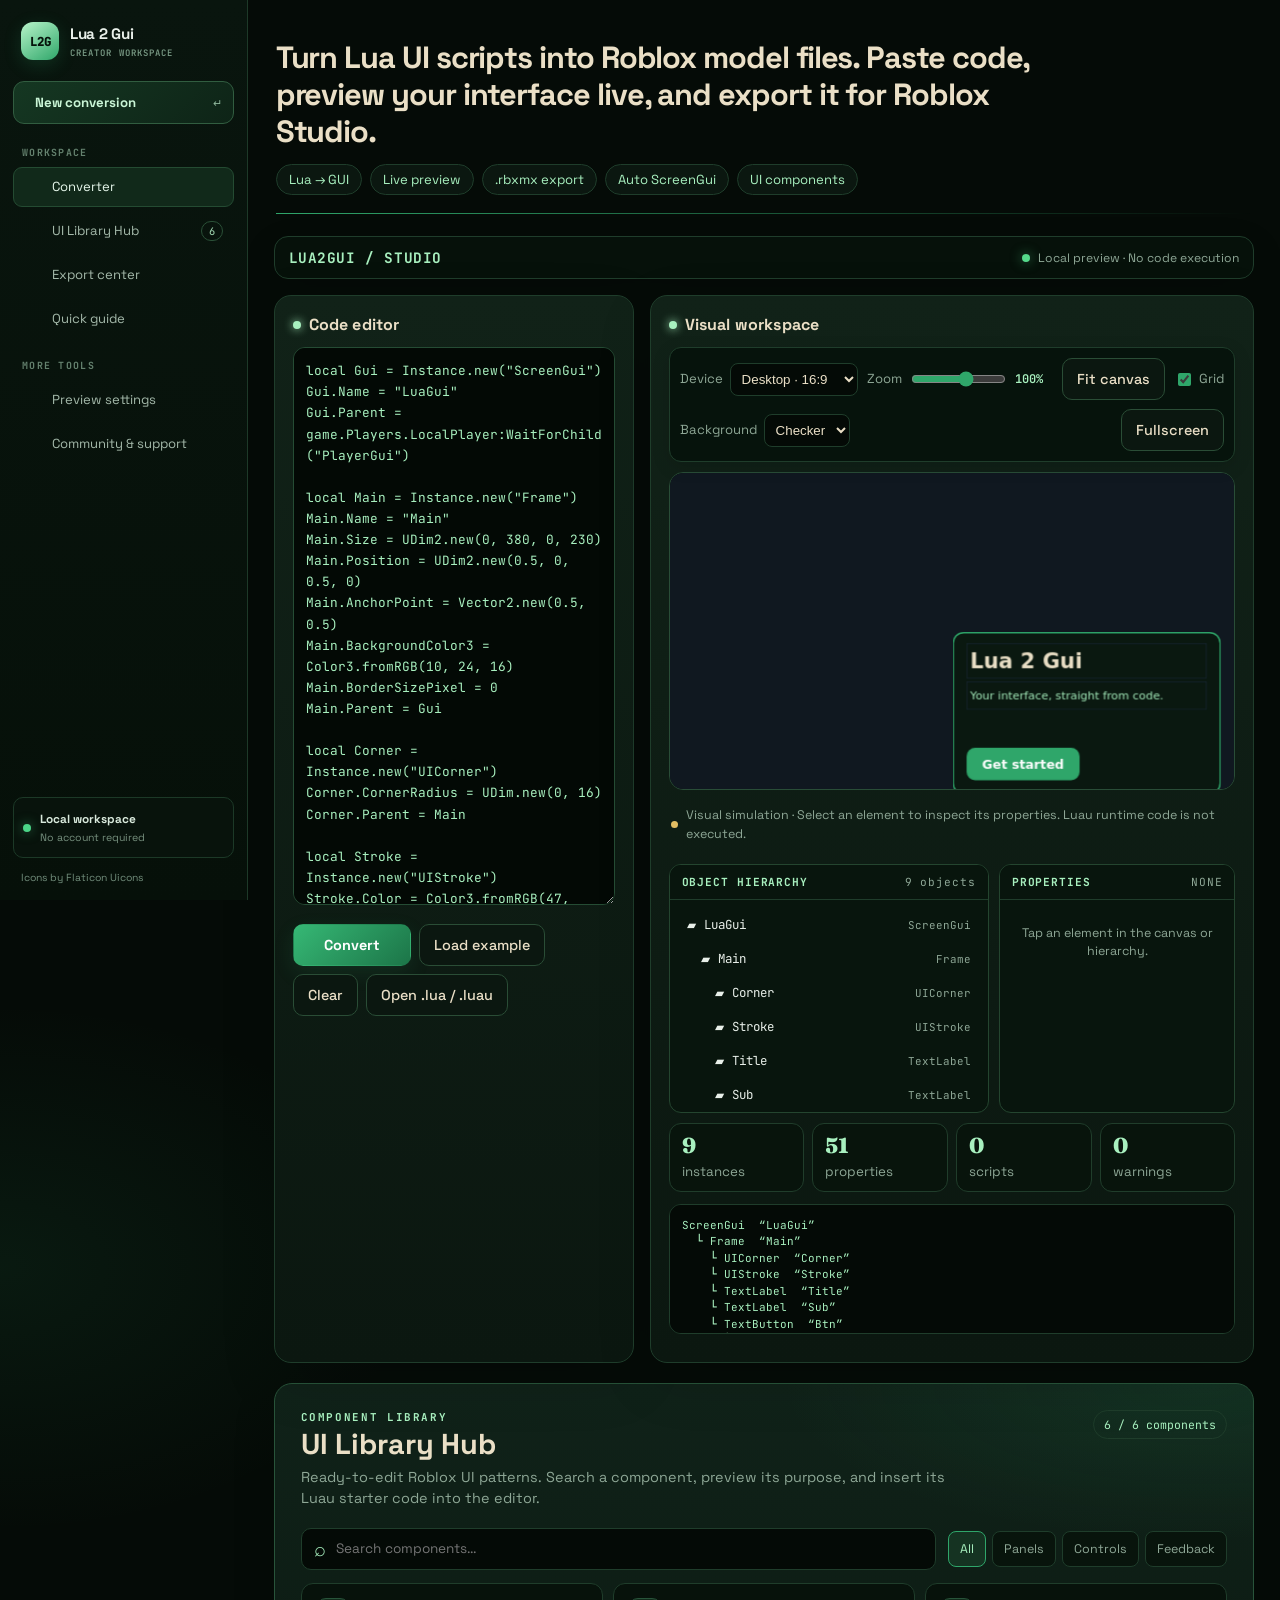
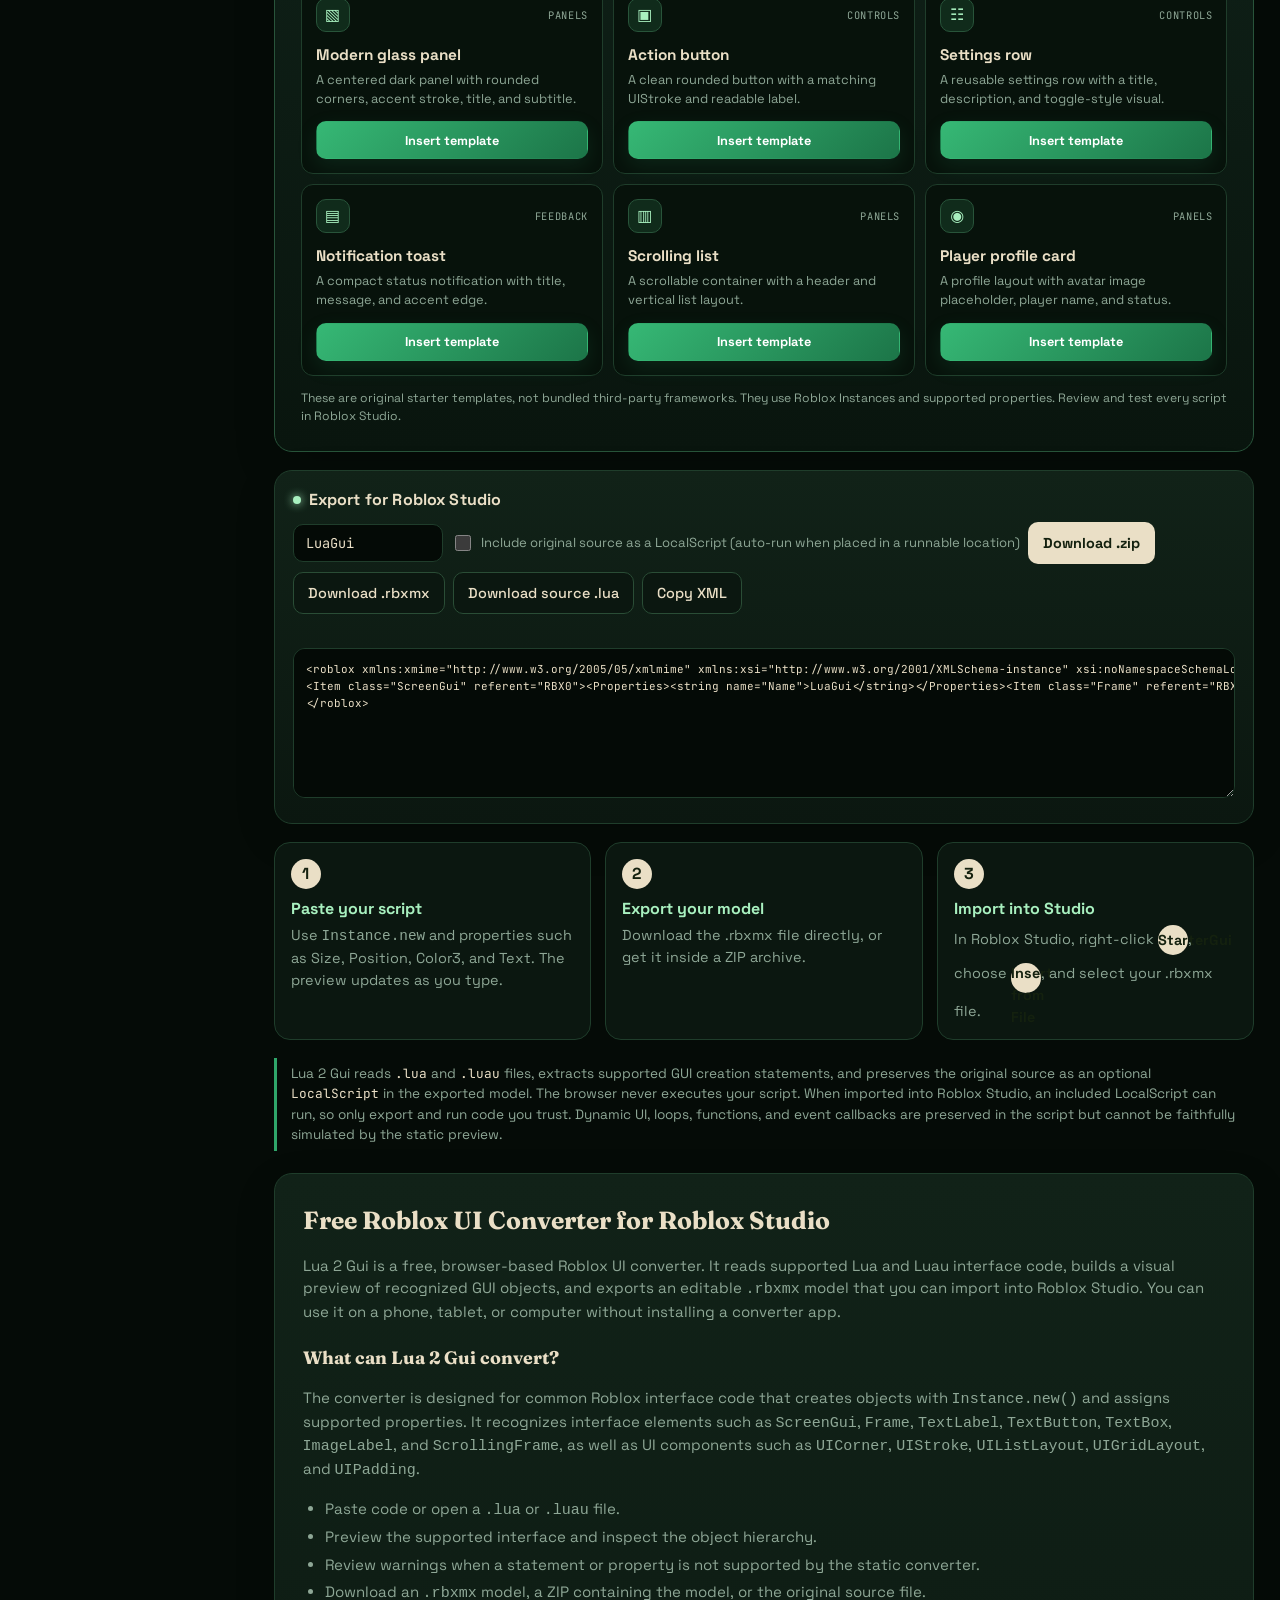
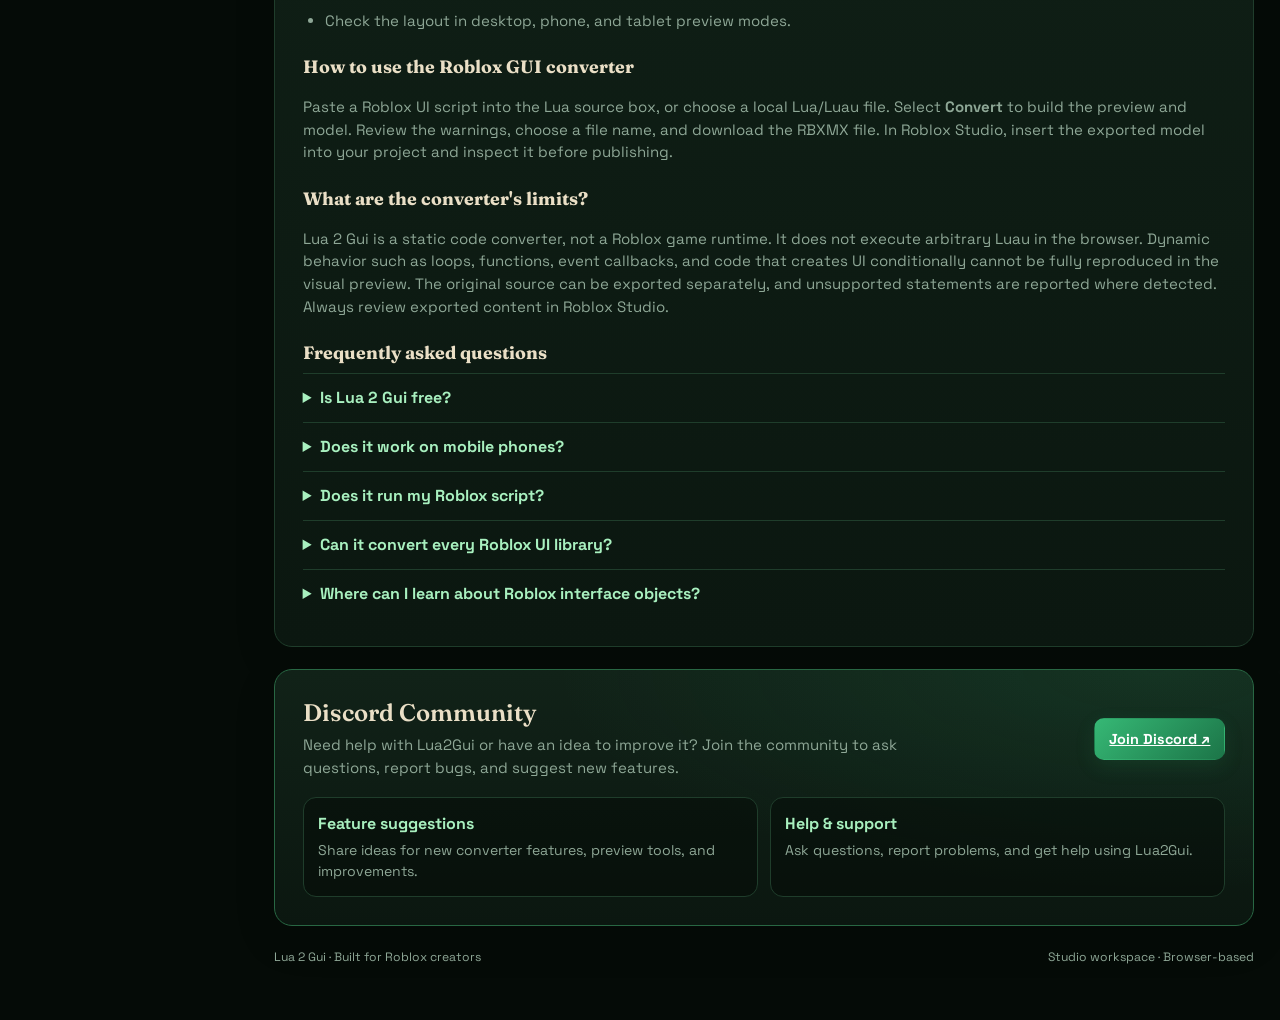
<file: index.html>
<!doctype html>
<html lang="en">
<head>
<meta charset="utf-8">
<meta name="viewport" content="width=device-width, initial-scale=1, viewport-fit=cover">
<title>Free Roblox UI Converter | Lua 2 Gui</title>
<meta name="description" content="Convert supported Roblox Luau UI scripts into editable RBXMX models. Preview ScreenGui interfaces, check conversion warnings, and export for Roblox Studio.">
<meta name="theme-color" content="#050b07">
<meta name="robots" content="index,follow,max-image-preview:large">
<link rel="canonical" href="https://lua2gui.pages.dev/">
<link rel="icon" type="image/svg+xml" href="/favicon.svg?v=3" sizes="any">
<link rel="apple-touch-icon" href="/favicon.svg?v=3">
<meta name="msapplication-TileColor" content="#000000">
<meta property="og:type" content="website">
<meta property="og:site_name" content="Lua 2 Gui">
<meta property="og:title" content="Lua 2 Gui | Luau to Roblox UI Converter">
<meta property="og:description" content="Preview Roblox UI code live and export .rbxmx models.">
<meta property="og:url" content="https://lua2gui.pages.dev/">
<meta property="og:image" content="https://lua2gui.pages.dev/og-image.svg">
<meta name="twitter:card" content="summary_large_image">
<meta name="twitter:title" content="Lua 2 Gui | Luau to Roblox UI Converter">
<meta name="twitter:description" content="Convert supported Luau UI code into Roblox model files with a live preview.">
<meta name="twitter:image" content="https://lua2gui.pages.dev/og-image.svg">
<meta name="application-name" content="Lua 2 Gui">
<meta name="referrer" content="strict-origin-when-cross-origin">
<script type="application/ld+json">
{
  "@context": "https://schema.org",
  "@type": "SoftwareApplication",
  "name": "Lua 2 Gui",
  "applicationCategory": "DeveloperApplication",
  "operatingSystem": "Any device with a modern web browser",
  "url": "https://lua2gui.pages.dev/",
  "description": "A free browser-based Roblox UI converter for supported Luau scripts. Preview GUI instances and export editable RBXMX models for Roblox Studio.",
  "isAccessibleForFree": true,
  "offers": { "@type": "Offer", "price": "0", "priceCurrency": "USD" },
  "featureList": [
    "Convert supported Instance.new Roblox UI declarations",
    "Preview supported ScreenGui, Frame, TextLabel and button elements",
    "Export editable RBXMX model files",
    "Open Lua and Luau source files",
    "Show conversion warnings and object hierarchy"
  ]
}
</script>
<link rel="stylesheet" href="https://fonts.googleapis.com/css2?family=Fraunces:wght@600;800&family=JetBrains+Mono:wght@400;600&family=Space+Grotesk:wght@400;500;700&display=swap">
<link rel="preconnect" href="https://cdn-uicons.flaticon.com">
<link rel="stylesheet" href="https://cdn-uicons.flaticon.com/4.0.0/uicons-bold-rounded/css/uicons-bold-rounded.css">
<link rel="stylesheet" href="https://cdn-uicons.flaticon.com/4.0.0/uicons-solid-rounded/css/uicons-solid-rounded.css">
<link rel="stylesheet" href="assets/css/app.css">

</head>
<body>
<div class="app-shell">
  <div class="mobile-topbar">
    <button class="mobile-menu-button" id="sidebarToggle" type="button" aria-controls="appSidebar" aria-expanded="false" aria-label="Open navigation"><i class="fi fi-br-menu-burger" aria-hidden="true"></i><span>Lua 2 Gui</span></button>
    <span class="mobile-topbar-meta">STUDIO</span>
  </div>
  <button class="sidebar-scrim" id="sidebarScrim" type="button" aria-label="Close navigation" tabindex="-1"></button>
  <aside class="app-sidebar" id="appSidebar" aria-label="Main navigation">
    <a class="sidebar-brand" href="#top" aria-label="Lua 2 Gui home"><span class="sidebar-brand-mark">L2G</span><span><b>Lua 2 Gui</b><small>CREATOR WORKSPACE</small></span></a>
    <a class="sidebar-new" href="#converter"><i class="fi fi-br-plus" aria-hidden="true"></i><span>New conversion</span><kbd>↵</kbd></a>
    <div class="sidebar-section-label">WORKSPACE</div>
    <nav class="sidebar-nav">
      <a class="sidebar-link active" href="#converter"><i class="fi fi-br-code" aria-hidden="true"></i><span>Converter</span></a>
      <a class="sidebar-link" href="#libraryHub"><i class="fi fi-br-apps" aria-hidden="true"></i><span>UI Library Hub</span><span class="sidebar-count">6</span></a>
      <a class="sidebar-link" href="#exportCenter"><i class="fi fi-br-file-export" aria-hidden="true"></i><span>Export center</span></a>
      <a class="sidebar-link" href="#guide"><i class="fi fi-br-book-open-cover" aria-hidden="true"></i><span>Quick guide</span></a>
    </nav>
    <div class="sidebar-section-label sidebar-tools-label">MORE TOOLS</div>
    <nav class="sidebar-nav">
      <a class="sidebar-link" href="#previewTools"><i class="fi fi-br-sliders" aria-hidden="true"></i><span>Preview settings</span></a>
      <a class="sidebar-link" href="#communityTitle"><i class="fi fi-br-comments" aria-hidden="true"></i><span>Community &amp; support</span></a>
    </nav>
    <div class="sidebar-spacer"></div>
    <div class="sidebar-status"><span class="sidebar-status-dot"></span><span><b>Local workspace</b><small>No account required</small></span></div>
    <a class="sidebar-credit" href="https://www.flaticon.com/uicons" target="_blank" rel="noopener noreferrer">Icons by Flaticon Uicons <i class="fi fi-br-arrow-up-right" aria-hidden="true"></i></a>
  </aside>
  <main class="workspace">
<div class="wrap" id="top">
<header>
  <p class="sub">Turn Lua UI scripts into Roblox model files. Paste code, preview your interface live, and export it for Roblox Studio.</p>
  <div class="chips"><span class="chip">Lua → GUI</span><span class="chip">Live preview</span><span class="chip">.rbxmx export</span><span class="chip">Auto ScreenGui</span><span class="chip">UI components</span></div>
</header>

<div class="studio-bar"><span class="studio-brand">LUA2GUI / STUDIO</span><span class="studio-meta"><span class="studio-dot"></span> Local preview · No code execution</span></div>

<div class="grid" id="converter">
  <section class="card editor-card">
    <h2><i></i>Code editor</h2>
    <textarea id="src" spellcheck="false" placeholder="Paste your Lua UI script here..."></textarea>
    <div class="row">
      <button class="btn main" id="go">Convert</button>
      <button class="btn" id="ex">Load example</button>
      <button class="btn" id="clr">Clear</button>
      <label class="btn" for="file">Open .lua / .luau</label><input id="file" type="file" accept=".lua,.luau,.txt,text/plain" hidden>
    </div>
  </section>
  <section class="card preview-card">
    <h2><i></i>Visual workspace</h2>
    <div class="preview-tools" id="previewTools">
      <label>Device <select id="device"><option value="desktop">Desktop · 16:9</option><option value="phone">Phone · portrait</option><option value="tablet">Tablet</option></select></label>
      <label>Zoom <input id="zoom" type="range" min="25" max="150" value="100"><output id="zoomValue">100%</output></label>
      <button class="btn" id="fitBtn" type="button">Fit canvas</button>
      <label class="view-check"><input type="checkbox" id="gridToggle" checked> Grid</label>
      <label>Background <select id="canvasBg"><option value="checker">Checker</option><option value="dark">Dark</option><option value="light">Light</option></select></label>
      <button class="btn" id="fullBtn" type="button">Fullscreen</button>
    </div>
    <div class="pv" id="pv"><div class="device-shell" id="deviceShell"><div class="stage" id="stage"></div></div></div>
    <div class="preview-hint">Visual simulation · Select an element to inspect its properties. Luau runtime code is not executed.</div>
    <div class="preview-workspace">
      <section class="inspector-panel"><div class="panel-head">OBJECT HIERARCHY <span id="objectCount">0</span></div><div id="objectTree" class="object-tree"><div class="panel-empty">No objects yet</div></div></section>
      <section class="inspector-panel"><div class="panel-head">PROPERTIES <span id="selectedClass">NONE</span></div><div id="inspector" class="inspector-content"><div class="panel-empty">Select an element in the canvas or hierarchy.</div></div></section>
    </div>
    <div class="stats"><div class="stat"><b id="s1">0</b><small>instances</small></div><div class="stat"><b id="s2">0</b><small>properties</small></div><div class="stat"><b id="s4">0</b><small>scripts</small></div><div class="stat"><b id="s3">0</b><small>warnings</small></div></div>
    <div class="row"><pre id="tree" style="width:100%">—</pre></div>
    <div class="warn" id="warn"></div>
  </section>
</div>


<section class="library-hub" id="libraryHub" aria-labelledby="libraryTitle">
  <div class="library-heading">
    <div><p class="eyebrow">COMPONENT LIBRARY</p><h2 id="libraryTitle">UI Library Hub</h2><p>Ready-to-edit Roblox UI patterns. Search a component, preview its purpose, and insert its Luau starter code into the editor.</p></div>
    <span class="library-count" id="libraryCount">6 components</span>
  </div>
  <div class="library-controls">
    <label class="library-search"><span aria-hidden="true">⌕</span><input id="librarySearch" type="search" placeholder="Search components..." autocomplete="off" aria-label="Search UI components"></label>
    <div class="library-filters" role="group" aria-label="Filter components">
      <button class="library-filter active" type="button" data-filter="all">All</button>
      <button class="library-filter" type="button" data-filter="panels">Panels</button>
      <button class="library-filter" type="button" data-filter="controls">Controls</button>
      <button class="library-filter" type="button" data-filter="feedback">Feedback</button>
    </div>
  </div>
  <div class="library-grid" id="libraryGrid" aria-live="polite">
    <div class="library-loading">Loading component collection...</div>
  </div>
  <p class="library-footnote">These are original starter templates, not bundled third-party frameworks. They use Roblox Instances and supported properties. Review and test every script in Roblox Studio.</p>
</section>

<section class="card out" id="exportCenter">
  <h2><i></i>Export for Roblox Studio</h2>
  <div class="row" style="margin-top:0">
    <input class="name" id="fname" value="LuaGui" aria-label="File name" maxlength="40">
    <label class="runtime-toggle"><input type="checkbox" id="includeRuntime"> Include original source as a LocalScript (auto-run when placed in a runnable location)</label>
    <button class="btn beige" id="dzip" disabled>Download .zip</button>
    <button class="btn" id="dtxt" disabled>Download .rbxmx</button>
    <button class="btn" id="dlua" disabled>Download source .lua</button>
    <button class="btn" id="cp" disabled>Copy XML</button>
  </div>
  <div id="msg"></div>
  <textarea id="out" readonly spellcheck="false" style="margin-top:8px" placeholder="Your Roblox model XML will appear here."></textarea>
</section>

<div class="steps" id="guide">
  <div class="step"><b>1</b><h3>Paste your script</h3><p>Use <code>Instance.new</code> and properties such as Size, Position, Color3, and Text. The preview updates as you type.</p></div>
  <div class="step"><b>2</b><h3>Export your model</h3><p>Download the .rbxmx file directly, or get it inside a ZIP archive.</p></div>
  <div class="step"><b>3</b><h3>Import into Studio</h3><p>In Roblox Studio, right-click <b>StarterGui</b>, choose <b>Insert from File</b>, and select your .rbxmx file.</p></div>
</div>
<div class="note">Lua 2 Gui reads <code>.lua</code> and <code>.luau</code> files, extracts supported GUI creation statements, and preserves the original source as an optional <code>LocalScript</code> in the exported model. The browser never executes your script. When imported into Roblox Studio, an included LocalScript can run, so only export and run code you trust. Dynamic UI, loops, functions, and event callbacks are preserved in the script but cannot be faithfully simulated by the static preview.</div>

<section class="seo-content" aria-labelledby="about-lua2gui">
  <h2 id="about-lua2gui">Free Roblox UI Converter for Roblox Studio</h2>
  <p>Lua 2 Gui is a free, browser-based Roblox UI converter. It reads supported Lua and Luau interface code, builds a visual preview of recognized GUI objects, and exports an editable <code>.rbxmx</code> model that you can import into Roblox Studio. You can use it on a phone, tablet, or computer without installing a converter app.</p>

  <h3>What can Lua 2 Gui convert?</h3>
  <p>The converter is designed for common Roblox interface code that creates objects with <code>Instance.new()</code> and assigns supported properties. It recognizes interface elements such as <code>ScreenGui</code>, <code>Frame</code>, <code>TextLabel</code>, <code>TextButton</code>, <code>TextBox</code>, <code>ImageLabel</code>, and <code>ScrollingFrame</code>, as well as UI components such as <code>UICorner</code>, <code>UIStroke</code>, <code>UIListLayout</code>, <code>UIGridLayout</code>, and <code>UIPadding</code>.</p>
  <ul>
    <li>Paste code or open a <code>.lua</code> or <code>.luau</code> file.</li>
    <li>Preview the supported interface and inspect the object hierarchy.</li>
    <li>Review warnings when a statement or property is not supported by the static converter.</li>
    <li>Download an <code>.rbxmx</code> model, a ZIP containing the model, or the original source file.</li>
    <li>Check the layout in desktop, phone, and tablet preview modes.</li>
  </ul>

  <h3>How to use the Roblox GUI converter</h3>
  <p>Paste a Roblox UI script into the Lua source box, or choose a local Lua/Luau file. Select <strong>Convert</strong> to build the preview and model. Review the warnings, choose a file name, and download the RBXMX file. In Roblox Studio, insert the exported model into your project and inspect it before publishing.</p>

  <h3>What are the converter's limits?</h3>
  <p>Lua 2 Gui is a static code converter, not a Roblox game runtime. It does not execute arbitrary Luau in the browser. Dynamic behavior such as loops, functions, event callbacks, and code that creates UI conditionally cannot be fully reproduced in the visual preview. The original source can be exported separately, and unsupported statements are reported where detected. Always review exported content in Roblox Studio.</p>

  <h3>Frequently asked questions</h3>
  <details>
    <summary>Is Lua 2 Gui free?</summary>
    <p>Yes. The browser converter is free to use and does not require an account.</p>
  </details>
  <details>
    <summary>Does it work on mobile phones?</summary>
    <p>Yes. The website layout adapts to mobile phones, tablets, and desktop browsers. Large or complex scripts may be easier to review on a larger screen.</p>
  </details>
  <details>
    <summary>Does it run my Roblox script?</summary>
    <p>No. The browser does not execute pasted Luau. It analyzes supported declarations to create a static preview and an RBXMX model.</p>
  </details>
  <details>
    <summary>Can it convert every Roblox UI library?</summary>
    <p>Not yet. The current converter focuses on direct Roblox instance creation and supported property assignments. Framework-specific syntax needs a dedicated parser or adapter.</p>
  </details>
  <details>
    <summary>Where can I learn about Roblox interface objects?</summary>
    <p>Read the <a href="https://create.roblox.com/docs/ui" target="_blank" rel="noopener noreferrer">official Roblox Creator Hub UI documentation</a> for ScreenGui, Frames, text objects, layouts, and interface behavior.</p>
  </details>
</section>

<section class="community" aria-labelledby="communityTitle">
  <div class="community-top">
    <div>
      <h2 id="communityTitle">Discord Community</h2>
      <p class="community-intro">Need help with Lua2Gui or have an idea to improve it? Join the community to ask questions, report bugs, and suggest new features.</p>
    </div>
    <a class="btn main" href="https://discord.gg/hVEvfsyXZ5" target="_blank" rel="noopener noreferrer" aria-label="Join the Lua2Gui Discord community">Join Discord ↗</a>
  </div>
  <div class="community-grid">
    <div class="community-item">
      <b>Feature suggestions</b>
      <p>Share ideas for new converter features, preview tools, and improvements.</p>
    </div>
    <div class="community-item">
      <b>Help & support</b>
      <p>Ask questions, report problems, and get help using Lua2Gui.</p>
    </div>
  </div>
</section>

<footer class="studio-footer"><span>Lua 2 Gui · Built for Roblox creators</span><span>Studio workspace · Browser-based</span></footer>
</div><!-- /.wrap -->
  </main>
</div><!-- /.app-shell -->

<script src="assets/js/app.js" defer></script>
<script src="assets/js/library.js" defer></script>
</body>
</html>
</file>
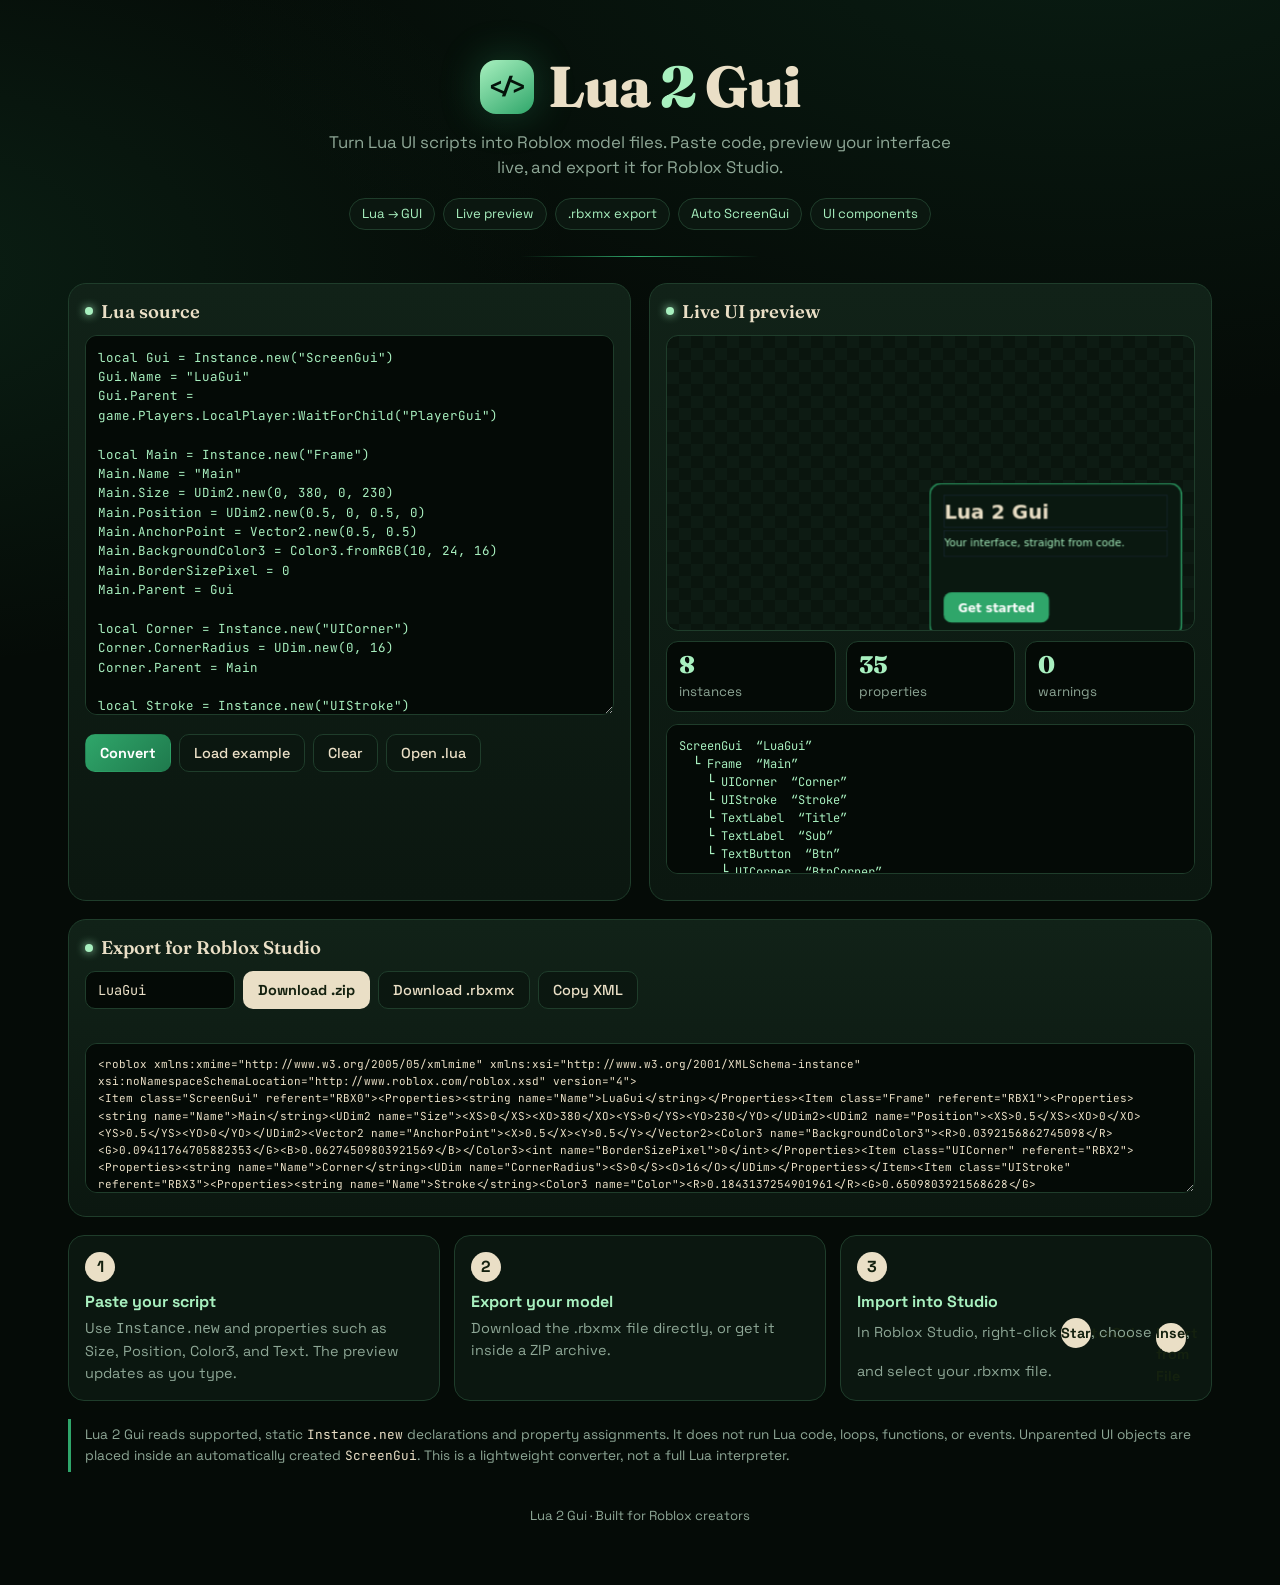
<file: Index.html>
<!doctype html>
<html lang="en">
<head>
<meta charset="utf-8">
<meta name="viewport" content="width=device-width, initial-scale=1, viewport-fit=cover">
<title>Lua 2 Gui — Turn Lua into Roblox UI</title>
<link rel="stylesheet" href="https://fonts.googleapis.com/css2?family=Fraunces:wght@600;800&family=JetBrains+Mono:wght@400;600&family=Space+Grotesk:wght@400;500;700&display=swap">
<style>
:root{color-scheme:dark;--bg:#050b07;--pn:#0b1710;--pn2:#112218;--ln:#1f3d2b;--g:#2fa66a;--lg:#a8f0bf;--be:#eadfc6;--mt:#8ea796;--tx:#e8efe9;box-sizing:border-box;padding-top:env(safe-area-inset-top,0px);padding-bottom:env(safe-area-inset-bottom,0px)}
@media (prefers-color-scheme:dark){:root:not([data-theme="light"]){--bg:#050b07;--tx:#e8efe9}}
:root[data-theme="dark"]{--bg:#050b07;--tx:#e8efe9}
html{scroll-padding-top:env(safe-area-inset-top,0px)}
*{box-sizing:border-box}
body{margin:0;background:radial-gradient(900px 500px at 85% -10%,#12402a55,transparent),radial-gradient(700px 400px at -10% 30%,#2fa66a22,transparent),var(--bg);color:var(--tx);font-family:'Space Grotesk',system-ui,-apple-system,Segoe UI,sans-serif;line-height:1.5}
.wrap{max-width:1180px;margin:0 auto;padding:28px 18px 60px}
header{text-align:center;padding:30px 0 26px}
.logo{display:inline-flex;align-items:center;gap:14px}
.mark{width:54px;height:54px;border-radius:16px;background:linear-gradient(145deg,var(--lg),var(--g));display:grid;place-items:center;color:#04120a;font:800 22px 'JetBrains Mono',monospace;box-shadow:0 0 40px #2fa66a55}
h1{font:800 clamp(2.2rem,6vw,3.6rem)/1 'Fraunces',Georgia,serif;margin:0;color:var(--be);letter-spacing:-.02em}
h1 span{color:var(--lg)}
.sub{color:var(--mt);max-width:640px;margin:14px auto 0;font-size:1.05rem}
.chips{display:flex;flex-wrap:wrap;gap:8px;justify-content:center;margin-top:18px}
.chip{border:1px solid var(--ln);background:var(--pn);color:var(--lg);padding:5px 12px;border-radius:99px;font-size:.82rem}
.grid{display:grid;grid-template-columns:1fr 1fr;gap:18px}
@media(max-width:860px){.grid{grid-template-columns:1fr}}
.card{background:linear-gradient(180deg,var(--pn2),var(--pn));border:1px solid var(--ln);border-radius:18px;padding:16px;min-width:0}
.card h2{margin:0 0 12px;font:600 1.15rem 'Fraunces',Georgia,serif;color:var(--be);display:flex;align-items:center;gap:8px}
.card h2 i{width:8px;height:8px;border-radius:50%;background:var(--lg);box-shadow:0 0 10px var(--lg)}
textarea,pre,.name{font-family:'JetBrains Mono',ui-monospace,Menlo,monospace}
textarea{width:100%;height:380px;resize:vertical;background:#040a06;color:var(--lg);border:1px solid var(--ln);border-radius:12px;padding:12px;font-size:12.5px;line-height:1.55;outline:none}
textarea:focus,.name:focus{border-color:var(--g);box-shadow:0 0 0 3px #2fa66a33}
.row{display:flex;flex-wrap:wrap;gap:8px;margin-top:12px;align-items:center}
.btn{font:500 .9rem 'Space Grotesk',system-ui,sans-serif;border:1px solid var(--ln);background:var(--pn);color:var(--be);padding:9px 14px;border-radius:10px;cursor:pointer;transition:.15s}
.btn:hover{border-color:var(--g);transform:translateY(-1px)}
.btn.main{background:linear-gradient(135deg,var(--g),#1f7a4d);color:#fff;border-color:transparent;font-weight:700}
.btn.beige{background:var(--be);color:#14210f;border-color:transparent;font-weight:700}
.btn[disabled]{opacity:.4;pointer-events:none}
.name{background:#040a06;border:1px solid var(--ln);color:var(--be);border-radius:10px;padding:9px 12px;width:150px;font-size:.85rem;outline:none}
.pv{position:relative;overflow:hidden;border-radius:12px;border:1px solid var(--ln);background:linear-gradient(#0000 0 0),repeating-conic-gradient(#0d1b13 0 25%,#0a150e 0 50%) 0 0/24px 24px}
.stage{position:absolute;left:0;top:0;width:800px;height:450px;transform-origin:0 0;overflow:hidden}
.g{position:absolute;display:block}
.t{position:absolute;inset:0;display:flex;pointer-events:none;overflow:hidden;white-space:pre-wrap}
.empty{position:absolute;inset:0;display:grid;place-items:center;color:var(--mt);font-size:.9rem}
pre{margin:0;background:#040a06;border:1px solid var(--ln);border-radius:12px;padding:12px;color:var(--lg);font-size:12px;max-height:150px;overflow:auto}
.warn{margin-top:10px;color:var(--be);font-size:.82rem;opacity:.85}
.warn div::before{content:"⚠ ";color:#e8c26a}
.stats{display:flex;gap:10px;margin-top:10px;flex-wrap:wrap}
.stat{flex:1;min-width:90px;background:#040a06;border:1px solid var(--ln);border-radius:12px;padding:8px 12px}
.stat b{display:block;font:800 1.5rem 'Fraunces',Georgia,serif;color:var(--lg)}
.stat small{color:var(--mt)}
.out{margin-top:18px}
.out textarea{height:150px;color:var(--be);font-size:11px}
#msg{color:var(--lg);font-size:.88rem;min-height:1.3em;margin-top:8px}
.steps{display:grid;grid-template-columns:repeat(3,1fr);gap:14px;margin-top:18px}
@media(max-width:860px){.steps{grid-template-columns:1fr}}
.step{background:var(--pn);border:1px solid var(--ln);border-radius:16px;padding:16px}
.step b{display:inline-grid;place-items:center;width:30px;height:30px;border-radius:50%;background:var(--be);color:#14210f;font-weight:800;margin-bottom:8px}
.step h3{margin:0 0 4px;color:var(--lg);font-size:1rem}
.step p{margin:0;color:var(--mt);font-size:.9rem}
.note{margin-top:18px;color:var(--mt);font-size:.85rem;border-left:3px solid var(--g);padding:6px 14px}
.note code{color:var(--be);font-family:'JetBrains Mono',monospace;font-size:.8rem}
footer{text-align:center;margin-top:34px;color:var(--mt);font-size:.82rem}

/* Motion, polish, and accessibility */
body{background-attachment:fixed}
.wrap{animation:pageIn .7s cubic-bezier(.2,.75,.25,1) both}
header{position:relative}
header:after{content:"";display:block;width:min(240px,45vw);height:1px;margin:26px auto 0;background:linear-gradient(90deg,transparent,var(--g),transparent)}
.mark{transition:transform .35s,box-shadow .35s}
.logo:hover .mark{transform:rotate(-7deg) scale(1.06);box-shadow:0 0 54px #2fa66a88}
.card,.step{transition:transform .22s,border-color .22s,box-shadow .22s}
.card:hover{border-color:#2f8054;box-shadow:0 14px 40px #0003}
.step:hover{transform:translateY(-4px);border-color:var(--g)}
.btn{transition:transform .18s,background .18s,border-color .18s,box-shadow .18s}
.btn:hover{box-shadow:0 7px 20px #0004}
.btn:active{transform:translateY(1px) scale(.98)}
textarea,pre{transition:border-color .2s,box-shadow .2s}
.stat b{transition:transform .2s}
.stat:hover b{transform:translateY(-2px)}
.chip{transition:background .2s,transform .2s}
.chip:hover{background:#163b27;transform:translateY(-2px)}
#msg{transition:opacity .2s}
@keyframes pageIn{from{opacity:0;transform:translateY(12px)}to{opacity:1;transform:translateY(0)}}
@keyframes popIn{from{opacity:0;transform:translateY(5px) scale(.99)}to{opacity:1;transform:translateY(0) scale(1)}}
.g{animation:popIn .22s ease-out both}
@media(prefers-reduced-motion:reduce){*,*:before,*:after{animation-duration:.01ms!important;animation-iteration-count:1!important;scroll-behavior:auto!important;transition-duration:.01ms!important}}

button:focus-visible,.btn:focus-visible{outline:2px solid var(--lg);outline-offset:3px}\n</style>
</head>
<body>
<div class="wrap">
<header>
  <div class="logo"><div class="mark">&lt;/&gt;</div><h1>Lua <span>2</span> Gui</h1></div>
  <p class="sub">Turn Lua UI scripts into Roblox model files. Paste code, preview your interface live, and export it for Roblox Studio.</p>
  <div class="chips"><span class="chip">Lua → GUI</span><span class="chip">Live preview</span><span class="chip">.rbxmx export</span><span class="chip">Auto ScreenGui</span><span class="chip">UI components</span></div>
</header>

<div class="grid">
  <section class="card">
    <h2><i></i>Lua source</h2>
    <textarea id="src" spellcheck="false" placeholder="Paste your Lua UI script here..."></textarea>
    <div class="row">
      <button class="btn main" id="go">Convert</button>
      <button class="btn" id="ex">Load example</button>
      <button class="btn" id="clr">Clear</button>
      <label class="btn" for="file">Open .lua</label><input id="file" type="file" accept=".lua,.txt,text/plain" hidden>
    </div>
  </section>
  <section class="card">
    <h2><i></i>Live UI preview</h2>
    <div class="pv" id="pv"><div class="stage" id="stage"></div></div>
    <div class="stats"><div class="stat"><b id="s1">0</b><small>instances</small></div><div class="stat"><b id="s2">0</b><small>properties</small></div><div class="stat"><b id="s3">0</b><small>warnings</small></div></div>
    <div class="row"><pre id="tree" style="width:100%">—</pre></div>
    <div class="warn" id="warn"></div>
  </section>
</div>

<section class="card out">
  <h2><i></i>Export for Roblox Studio</h2>
  <div class="row" style="margin-top:0">
    <input class="name" id="fname" value="LuaGui" aria-label="File name" maxlength="40">
    <button class="btn beige" id="dzip" disabled>Download .zip</button>
    <button class="btn" id="dtxt" disabled>Download .rbxmx</button>
    <button class="btn" id="cp" disabled>Copy XML</button>
  </div>
  <div id="msg"></div>
  <textarea id="out" readonly spellcheck="false" style="margin-top:8px" placeholder="Your Roblox model XML will appear here."></textarea>
</section>

<div class="steps">
  <div class="step"><b>1</b><h3>Paste your script</h3><p>Use <code>Instance.new</code> and properties such as Size, Position, Color3, and Text. The preview updates as you type.</p></div>
  <div class="step"><b>2</b><h3>Export your model</h3><p>Download the .rbxmx file directly, or get it inside a ZIP archive.</p></div>
  <div class="step"><b>3</b><h3>Import into Studio</h3><p>In Roblox Studio, right-click <b>StarterGui</b>, choose <b>Insert from File</b>, and select your .rbxmx file.</p></div>
</div>
<div class="note">Lua 2 Gui reads supported, static <code>Instance.new</code> declarations and property assignments. It does not run Lua code, loops, functions, or events. Unparented UI objects are placed inside an automatically created <code>ScreenGui</code>. This is a lightweight converter, not a full Lua interpreter.</div>
<footer>Lua 2 Gui · Built for Roblox creators</footer>
</div>

<script>
const $=id=>document.getElementById(id);
const SAMPLE=`local Gui = Instance.new("ScreenGui")
Gui.Name = "LuaGui"
Gui.Parent = game.Players.LocalPlayer:WaitForChild("PlayerGui")

local Main = Instance.new("Frame")
Main.Name = "Main"
Main.Size = UDim2.new(0, 380, 0, 230)
Main.Position = UDim2.new(0.5, 0, 0.5, 0)
Main.AnchorPoint = Vector2.new(0.5, 0.5)
Main.BackgroundColor3 = Color3.fromRGB(10, 24, 16)
Main.BorderSizePixel = 0
Main.Parent = Gui

local Corner = Instance.new("UICorner")
Corner.CornerRadius = UDim.new(0, 16)
Corner.Parent = Main

local Stroke = Instance.new("UIStroke")
Stroke.Color = Color3.fromRGB(47, 166, 106)
Stroke.Thickness = 2
Stroke.Parent = Main

local Title = Instance.new("TextLabel")
Title.Size = UDim2.new(1, -40, 0, 50)
Title.Position = UDim2.new(0, 20, 0, 16)
Title.BackgroundTransparency = 1
Title.Text = "Lua 2 Gui"
Title.Font = Enum.Font.GothamBold
Title.TextSize = 30
Title.TextColor3 = Color3.fromRGB(234, 223, 198)
Title.TextXAlignment = Enum.TextXAlignment.Left
Title.Parent = Main

local Sub = Instance.new("TextLabel")
Sub.Size = UDim2.new(1, -40, 0, 40)
Sub.Position = UDim2.new(0, 20, 0, 70)
Sub.BackgroundTransparency = 1
Sub.Text = "Your interface, straight from code."
Sub.Font = Enum.Font.Gotham
Sub.TextSize = 16
Sub.TextColor3 = Color3.fromRGB(168, 240, 191)
Sub.TextXAlignment = Enum.TextXAlignment.Left
Sub.Parent = Main

local Btn = Instance.new("TextButton")
Btn.Size = UDim2.new(0, 160, 0, 46)
Btn.Position = UDim2.new(0, 20, 1, -66)
Btn.BackgroundColor3 = Color3.fromRGB(47, 166, 106)
Btn.BorderSizePixel = 0
Btn.Text = "Get started"
Btn.Font = Enum.Font.GothamBold
Btn.TextSize = 18
Btn.TextColor3 = Color3.fromRGB(255, 255, 255)
Btn.Parent = Main

local BtnCorner = Instance.new("UICorner")
BtnCorner.CornerRadius = UDim.new(0, 12)
BtnCorner.Parent = Btn
`;
const T={Image:'c',ZIndex:'i',BorderSizePixel:'i',LayoutOrder:'i'};
const E={
Font:{Legacy:0,Arial:1,ArialBold:2,SourceSans:3,SourceSansBold:4,SourceSansLight:5,SourceSansItalic:6,Bodoni:7,Garamond:8,Cartoon:9,Code:10,Highway:11,SciFi:12,Arcade:13,Fantasy:14,Antique:15,SourceSansSemibold:16,Gotham:17,GothamMedium:18,GothamSemibold:18,GothamBold:19,GothamBlack:20,AmaticSC:21,Bangers:22,Creepster:23,FredokaOne:26,LuckiestGuy:32,Nunito:35,Oswald:36,PermanentMarker:38,Roboto:39,RobotoMono:41,Ubuntu:45},
TextXAlignment:{Left:0,Right:1,Center:2},TextYAlignment:{Top:0,Center:1,Bottom:2},
FillDirection:{Horizontal:0,Vertical:1},HorizontalAlignment:{Center:0,Left:1,Right:2},VerticalAlignment:{Center:0,Top:1,Bottom:2},
SortOrder:{Name:0,Custom:1,LayoutOrder:2},ScaleType:{Stretch:0,Slice:1,Tile:2,Fit:3,Crop:4},ZIndexBehavior:{Global:0,Sibling:1},
ApplyStrokeMode:{Contextual:0,Border:1},BorderMode:{Outline:0,Middle:1,Inset:2}};
const esc=s=>String(s).replace(/&/g,'&amp;').replace(/</g,'&lt;').replace(/>/g,'&gt;').replace(/"/g,'&quot;');

/* ---------- leitura do Lua ---------- */
function stmts(src){
  src=src.replace(/--\[\[[\s\S]*?\]\]/g,'').replace(/--.*$/gm,'');
  const out=[];let cur='',d=0,q=null;
  for(const ch of src){
    if(q){cur+=ch;if(ch===q)q=null;continue}
    if(ch==='"'||ch==="'"){q=ch;cur+=ch;continue}
    if('({['.includes(ch))d++;
    if(')}]'.includes(ch))d--;
    if((ch==='\n'||ch===';')&&d<=0){out.push(cur.trim());cur='';d=0;continue}
    cur+=ch;
  }
  out.push(cur.trim());
  return out.filter(Boolean);
}
function args(s){
  const a=[];let c='',d=0,q=null;
  for(const ch of s){
    if(q){c+=ch;if(ch===q)q=null;continue}
    if(ch==='"'||ch==="'"){q=ch;c+=ch;continue}
    if(ch==='(')d++;
    if(ch===')')d--;
    if(ch===','&&d===0){a.push(c.trim());c='';continue}
    c+=ch;
  }
  if(c.trim())a.push(c.trim());
  return a;
}
function num(s){
  const t=String(s).trim();
  if(!t || !/^[\d.eE+\-*/()\s]+$/.test(t)) return NaN;
  // Only allow numeric arithmetic; no eval/Function and no access to page globals.
  const tokens=t.match(/(?:\d+(?:\.\d*)?|\.\d+)(?:e[+\-]?\d+)?|[()+*/\-]/gi);
  if(!tokens || tokens.join('').replace(/\s/g,'')!==t.replace(/\s/g,'')) return NaN;
  let i=0;
  function expr(){let v=term();while(tokens[i]==='+'||tokens[i]==='-'){const op=tokens[i++],r=term();v=op==='+'?v+r:v-r;}return v;}
  function term(){let v=factor();while(tokens[i]==='*'||tokens[i]==='/'){const op=tokens[i++],r=factor();if(op==='/'&&r===0)throw Error('division by zero');v=op==='*'?v*r:v/r;}return v;}
  function factor(){if(tokens[i]==='+'){i++;return factor();}if(tokens[i]==='-'){i++;return -factor();}if(tokens[i]==='('){i++;const v=expr();if(tokens[i++]!==')')throw Error('parenthesis');return v;}const v=Number(tokens[i++]);if(!Number.isFinite(v))throw Error('number');return v;}
  try{const v=expr();return i===tokens.length&&Number.isFinite(v)?v:NaN;}catch(e){return NaN;}
}
function val(s){
  s=s.trim();let m;
  if(m=s.match(/^(["'])([\s\S]*)\1$/))return{t:'s',v:m[2]};
  if(s==='true'||s==='false')return{t:'b',v:s==='true'};
  if(m=s.match(/^(UDim2|UDim|Vector2|Color3)\.(\w+)\(([\s\S]*)\)$/)){
    const a=args(m[3]).map(num);
    if(a.some(isNaN))return null;
    const k=m[1],f=m[2];
    if(k==='UDim2'){
      if(f==='new'&&a.length===4)return{t:'UDim2',v:a};
      if(f==='fromScale'&&a.length===2)return{t:'UDim2',v:[a[0],0,a[1],0]};
      if(f==='fromOffset'&&a.length===2)return{t:'UDim2',v:[0,a[0],0,a[1]]};
    }
    if(k==='UDim'&&f==='new')return{t:'UDim',v:[a[0]||0,a[1]||0]};
    if(k==='Vector2'&&f==='new')return{t:'Vector2',v:[a[0]||0,a[1]||0]};
    if(k==='Color3'){
      if(f==='fromRGB'&&a.length===3)return{t:'Color3',v:a.map(x=>x/255)};
      if(f==='new')return{t:'Color3',v:[a[0]||0,a[1]||0,a[2]||0]};
    }
    return null;
  }
  if(m=s.match(/^Enum\.(\w+)\.(\w+)$/))return{t:'e',en:m[1],v:m[2]};
  const n=num(s);
  return isNaN(n)?null:{t:'n',v:n};
}
function build(src){
  const vars={},all=[],warn=[];
  for(const st of stmts(src)){
    let m=st.match(/^(?:local\s+)?(\w+)\s*=\s*Instance\.new\(\s*["'](\w+)["']\s*(?:,\s*([\s\S]+?))?\s*\)$/);
    if(m){const n={cls:m[2],vn:m[1],props:{},kids:[],pref:m[3]?m[3].trim():null};vars[m[1]]=n;all.push(n);continue}
    m=st.match(/^(\w+)\.(\w+)\s*=\s*([\s\S]+)$/);
    if(m&&vars[m[1]]){
      const n=vars[m[1]];
      if(m[2]==='Parent')n.pref=m[3].trim();
      else{const v=val(m[3]);if(v)n.props[m[2]]=v;else warn.push('Unsupported value at '+m[1]+'.'+m[2])}
      continue;
    }
    if(!/^(end|do|return)\b/.test(st)&&!/^local\s+\w+(\s*=\s*(game|script|workspace)\b.*)?$/.test(st))
      warn.push('Ignored statement: '+st.replace(/\s+/g,' ').slice(0,60));
  }
  let roots=[];
  for(const n of all){const p=n.pref&&vars[n.pref];if(p&&p!==n)p.kids.push(n);else roots.push(n)}
  const loose=roots.filter(n=>n.cls!=='ScreenGui');
  if(loose.length){
    roots=roots.filter(n=>n.cls==='ScreenGui');
    roots.push({cls:'ScreenGui',vn:'LuaGui',props:{Name:{t:'s',v:'LuaGui'}},kids:loose});
    warn.push('Objects without a ScreenGui: an automatic ScreenGui was created');
  }
  return{roots,warn};
}

/* ---------- XML do Roblox ---------- */
let rid=0;
function prop(k,v){
  const a='name="'+k+'"';
  switch(v.t){
    case's':return T[k]==='c'?'<Content '+a+'><url>'+esc(v.v)+'</url></Content>':'<string '+a+'>'+esc(v.v)+'</string>';
    case'b':return'<bool '+a+'>'+v.v+'</bool>';
    case'n':return T[k]==='i'?'<int '+a+'>'+Math.round(v.v)+'</int>':'<float '+a+'>'+v.v+'</float>';
    case'UDim2':return'<UDim2 '+a+'><XS>'+v.v[0]+'</XS><XO>'+Math.round(v.v[1])+'</XO><YS>'+v.v[2]+'</YS><YO>'+Math.round(v.v[3])+'</YO></UDim2>';
    case'UDim':return'<UDim '+a+'><S>'+v.v[0]+'</S><O>'+Math.round(v.v[1])+'</O></UDim>';
    case'Vector2':return'<Vector2 '+a+'><X>'+v.v[0]+'</X><Y>'+v.v[1]+'</Y></Vector2>';
    case'Color3':return'<Color3 '+a+'><R>'+v.v[0]+'</R><G>'+v.v[1]+'</G><B>'+v.v[2]+'</B></Color3>';
    case'e':{const n=E[v.en]&&E[v.en][v.v];return n==null?'':'<token '+a+'>'+n+'</token>'}
  }
  return'';
}
function ser(n){
  let x=n.props.Name?'':'<string name="Name">'+esc(n.vn||n.cls)+'</string>';
  for(const k in n.props)x+=prop(k,n.props[k]);
  return'<Item class="'+esc(n.cls)+'" referent="RBX'+(rid++)+'"><Properties>'+x+'</Properties>'+n.kids.map(ser).join('')+'</Item>';
}
function toXML(roots){
  rid=0;
  return'<roblox xmlns:xmime="http://www.w3.org/2005/05/xmlmime" xmlns:xsi="http://www.w3.org/2001/XMLSchema-instance" xsi:noNamespaceSchemaLocation="http://www.roblox.com/roblox.xsd" version="4">\n'+roots.map(ser).join('\n')+'\n</roblox>';
}

/* ---------- preview ---------- */
const VIS=/^(Frame|TextLabel|TextButton|TextBox|ImageLabel|ImageButton|ScrollingFrame|CanvasGroup)$/;
const px=(s,o)=>'calc('+s*100+'% + '+o+'px)';
const col=(c,d,al)=>'rgba('+(c?c.v:d).map(x=>Math.round(x*255)).join(',')+','+al+')';
function render(n,host){
  const p=n.props,g=k=>p[k]&&p[k].v;
  let el=host;
  if(n.cls!=='ScreenGui'){
    if(!VIS.test(n.cls))return;
    el=document.createElement('div');el.className='g';
    const z=g('Size')||[0,0,0,0],q=g('Position')||[0,0,0,0],a=g('AnchorPoint')||[0,0],s=el.style;
    s.width=px(z[0],z[1]);s.height=px(z[2],z[3]);s.left=px(q[0],q[1]);s.top=px(q[2],q[3]);
    s.transform='translate('+(-a[0]*100)+'%,'+(-a[1]*100)+'%) rotate('+(g('Rotation')||0)+'deg)';
    s.background=col(p.BackgroundColor3,[.64,.63,.65],1-(g('BackgroundTransparency')??0));
    const bs=p.BorderSizePixel?g('BorderSizePixel'):1;
    s.border=bs+'px solid '+col(p.BorderColor3,[.1,.16,.21],1);
    s.boxSizing='border-box';
    if(p.Visible&&g('Visible')===false)s.display='none';
    if(p.ZIndex)s.zIndex=g('ZIndex');
    if(p.ClipsDescendants&&g('ClipsDescendants'))s.overflow='hidden';
    for(const k of n.kids){
      const kp=k.props;
      if(k.cls==='UICorner'){const r=kp.CornerRadius?kp.CornerRadius.v:[0,8];s.borderRadius=r[0]?r[0]*100+'%':r[1]+'px'}
      if(k.cls==='UIStroke'){s.boxShadow='0 0 0 '+(kp.Thickness?kp.Thickness.v:1)+'px '+col(kp.Color,[0,0,0],1)}
    }
    if(/^Text/.test(n.cls)){
      const t=document.createElement('span');t.className='t';
      const xa=(p.TextXAlignment&&p.TextXAlignment.v)||'Center',ya=(p.TextYAlignment&&p.TextYAlignment.v)||'Center';
      const fx={Left:'flex-start',Center:'center',Right:'flex-end'},fy={Top:'flex-start',Center:'center',Bottom:'flex-end'};
      t.style.justifyContent=fx[xa];t.style.alignItems=fy[ya];t.style.textAlign=xa.toLowerCase();
      t.style.color=col(p.TextColor3,[.1,.16,.21],1-(g('TextTransparency')??0));
      t.style.fontSize=(g('TextSize')||14)+'px';
      const f=(p.Font&&p.Font.v)||'SourceSans';
      t.style.fontWeight=/Bold|Black/.test(f)?800:400;
      t.style.fontFamily='system-ui,sans-serif';
      t.textContent=p.Text?g('Text'):(n.cls==='TextLabel'?'Label':n.cls==='TextButton'?'Button':'');
      el.appendChild(t);
    }
    host.appendChild(el);
  }
  n.kids.forEach(c=>render(c,el));
}

/* ---------- interface ---------- */
let XML='';
const cnt=n=>1+n.kids.reduce((a,k)=>a+cnt(k),0);
const np=n=>Object.keys(n.props).length+n.kids.reduce((a,k)=>a+np(k),0);
const tree=(n,d)=>'  '.repeat(d)+(d?'└ ':'')+n.cls+'  “'+((n.props.Name&&n.props.Name.v)||n.vn||n.cls)+'”\n'+n.kids.map(k=>tree(k,d+1)).join('');
function msg(t){$('msg').textContent=t}
function fit(){const k=$('pv').clientWidth/800;$('stage').style.transform='scale('+k+')';$('pv').style.height=450*k+'px'}
function run(){
  const{roots,warn}=build($('src').value);
  const st=$('stage');st.innerHTML='';
  if(!roots.length){
    XML='';$('out').value='';$('tree').textContent='No UI objects detected yet.';
    st.innerHTML='<div class="empty" style="width:800px;height:450px">Paste a script to preview your UI</div>';
  }else{
    XML=toXML(roots);$('out').value=XML;
    roots.forEach(r=>render(r,st));
    $('tree').textContent=roots.map(r=>tree(r,0)).join('');
  }
  $('s1').textContent=roots.reduce((a,r)=>a+cnt(r),0);
  $('s2').textContent=roots.reduce((a,r)=>a+np(r),0);
  $('s3').textContent=warn.length;
  $('warn').innerHTML=warn.slice(0,6).map(w=>'<div>'+esc(w)+'</div>').join('')+(warn.length>6?'<div>…e mais '+(warn.length-6)+'</div>':'');
  ['dzip','dtxt','cp'].forEach(i=>$(i).disabled=!XML);
  fit();
}

/* zip simples (sem compressão) para entregar o .rbxmx com a extensão certa */
function crc(b){
  if(!crc.t)crc.t=Array.from({length:256},(_,n)=>{let c=n;for(let k=0;k<8;k++)c=c&1?0xEDB88320^(c>>>1):c>>>1;return c>>>0});
  let r=-1;for(const x of b)r=crc.t[(r^x)&255]^(r>>>8);
  return(r^-1)>>>0;
}
function zip(name,text){
  const u16=n=>[n&255,n>>8&255],u32=n=>[n&255,n>>8&255,n>>16&255,n>>>24];
  const nb=new TextEncoder().encode(name),d=new TextEncoder().encode(text),c=crc(d),L=d.length;
  const lh=[80,75,3,4,...u16(20),...u16(0),...u16(0),...u16(0),...u16(33),...u32(c),...u32(L),...u32(L),...u16(nb.length),...u16(0),...nb];
  const cd=[80,75,1,2,...u16(20),...u16(20),...u16(0),...u16(0),...u16(0),...u16(33),...u32(c),...u32(L),...u32(L),...u16(nb.length),...u16(0),...u16(0),...u16(0),...u16(0),...u32(0),...u32(0),...nb];
  const end=[80,75,5,6,...u16(0),...u16(0),...u16(1),...u16(1),...u32(cd.length),...u32(lh.length+L),...u16(0)];
  return new Blob([new Uint8Array(lh),d,new Uint8Array(cd),new Uint8Array(end)]);
}
function saveBlob(filename, blob){
  const url=URL.createObjectURL(blob);
  const a=document.createElement('a');
  a.href=url;a.download=filename;a.style.display='none';
  document.body.appendChild(a);a.click();a.remove();
  setTimeout(()=>URL.revokeObjectURL(url),1500);
}
async function dl(kind){
  const nm=($('fname').value.trim().replace(/[^\w\-]+/g,'_')||'LuaGui');
  try{
    if(kind==='zip') saveBlob(nm+'.zip',zip(nm+'.rbxmx',XML));
    else saveBlob(nm+'.rbxmx',new Blob([XML],{type:'application/xml;charset=utf-8'}));
    msg(kind==='zip'?'ZIP downloaded. Extract it and import '+nm+'.rbxmx into Studio.':'RBXMX file downloaded. Import it into Roblox Studio.');
  }catch(e){msg('Download failed. Try “Copy XML” instead.');}
}
$('go').onclick=run;
$('ex').onclick=()=>{$('src').value=SAMPLE;run()};
$('clr').onclick=()=>{$('src').value='';run()};
$('dzip').onclick=()=>dl('zip');
$('dtxt').onclick=()=>dl('rbxmx');
$('cp').onclick=()=>{
  const ok=()=>msg('XML copied! Paste it into a file ending in .rbxmx.');
  const fb=()=>{$('out').select();let r=false;try{r=document.execCommand('copy')}catch(e){}msg(r?'XML copied! Save it as a .rbxmx file.':'Select the text box and copy the XML manually.')};
  if(navigator.clipboard&&navigator.clipboard.writeText)navigator.clipboard.writeText(XML).then(ok,fb);else fb();
};
$('file').onchange=async e=>{const f=e.target.files[0];if(f){$('src').value=await f.text();run()}};
let tm;$('src').oninput=()=>{clearTimeout(tm);tm=setTimeout(run,350)};
addEventListener('resize',fit);
$('src').value=SAMPLE;run();
</script>
</body>
</html>
</file>
<file: assets/css/app.css>
:root{color-scheme:dark;--bg:#050b07;--pn:#0b1710;--pn2:#112218;--ln:#1f3d2b;--g:#2fa66a;--lg:#a8f0bf;--be:#eadfc6;--mt:#8ea796;--tx:#e8efe9;box-sizing:border-box;padding-top:env(safe-area-inset-top,0px);padding-bottom:env(safe-area-inset-bottom,0px)}
@media (prefers-color-scheme:dark){:root:not([data-theme="light"]){--bg:#050b07;--tx:#e8efe9}}
:root[data-theme="dark"]{--bg:#050b07;--tx:#e8efe9}
html{scroll-padding-top:env(safe-area-inset-top,0px)}
*{box-sizing:border-box}
body{margin:0;background:radial-gradient(900px 500px at 85% -10%,#12402a55,transparent),radial-gradient(700px 400px at -10% 30%,#2fa66a22,transparent),var(--bg);color:var(--tx);font-family:'Space Grotesk',system-ui,-apple-system,Segoe UI,sans-serif;line-height:1.5}
.wrap{max-width:1180px;margin:0 auto;padding:28px 18px 60px}
header{text-align:center;padding:30px 0 26px}
.logo{display:inline-flex;align-items:center;gap:14px}
.mark{width:54px;height:54px;border-radius:16px;background:linear-gradient(145deg,var(--lg),var(--g));display:grid;place-items:center;color:#04120a;font:800 22px 'JetBrains Mono',monospace;box-shadow:0 0 40px #2fa66a55}
h1{font:800 clamp(2.2rem,6vw,3.6rem)/1 'Fraunces',Georgia,serif;margin:0;color:var(--be);letter-spacing:-.02em}
h1 span{color:var(--lg)}
.sub{color:var(--mt);max-width:640px;margin:14px auto 0;font-size:1.05rem}
.chips{display:flex;flex-wrap:wrap;gap:8px;justify-content:center;margin-top:18px}
.chip{border:1px solid var(--ln);background:var(--pn);color:var(--lg);padding:5px 12px;border-radius:99px;font-size:.82rem}
.grid{display:grid;grid-template-columns:1fr 1fr;gap:18px}
@media(max-width:860px){.grid{grid-template-columns:1fr}}
.card{background:linear-gradient(180deg,var(--pn2),var(--pn));border:1px solid var(--ln);border-radius:18px;padding:16px;min-width:0}
.card h2{margin:0 0 12px;font:600 1.15rem 'Fraunces',Georgia,serif;color:var(--be);display:flex;align-items:center;gap:8px}
.card h2 i{width:8px;height:8px;border-radius:50%;background:var(--lg);box-shadow:0 0 10px var(--lg)}
textarea,pre,.name{font-family:'JetBrains Mono',ui-monospace,Menlo,monospace}
textarea{width:100%;height:380px;resize:vertical;background:#040a06;color:var(--lg);border:1px solid var(--ln);border-radius:12px;padding:12px;font-size:12.5px;line-height:1.55;outline:none}
textarea:focus,.name:focus{border-color:var(--g);box-shadow:0 0 0 3px #2fa66a33}
.row{display:flex;flex-wrap:wrap;gap:8px;margin-top:12px;align-items:center}
.btn{font:500 .9rem 'Space Grotesk',system-ui,sans-serif;border:1px solid var(--ln);background:var(--pn);color:var(--be);padding:9px 14px;border-radius:10px;cursor:pointer;transition:.15s}
.btn:hover{border-color:var(--g);transform:translateY(-1px)}
.btn.main{background:linear-gradient(135deg,var(--g),#1f7a4d);color:#fff;border-color:transparent;font-weight:700}
.btn.beige{background:var(--be);color:#14210f;border-color:transparent;font-weight:700}
.btn[disabled]{opacity:.4;pointer-events:none}
.name{background:#040a06;border:1px solid var(--ln);color:var(--be);border-radius:10px;padding:9px 12px;width:150px;font-size:.85rem;outline:none}
.pv{position:relative;overflow:hidden;border-radius:12px;border:1px solid var(--ln);background:linear-gradient(#0000 0 0),repeating-conic-gradient(#0d1b13 0 25%,#0a150e 0 50%) 0 0/24px 24px}
.stage{position:absolute;left:0;top:0;width:800px;height:450px;transform-origin:0 0;overflow:hidden}
.g{position:absolute;display:block}
.t{position:absolute;inset:0;display:flex;pointer-events:none;overflow:hidden;white-space:pre-wrap}
.empty{position:absolute;inset:0;display:grid;place-items:center;color:var(--mt);font-size:.9rem}
pre{margin:0;background:#040a06;border:1px solid var(--ln);border-radius:12px;padding:12px;color:var(--lg);font-size:12px;max-height:150px;overflow:auto}
.warn{margin-top:10px;color:var(--be);font-size:.82rem;opacity:.85}
.warn div::before{content:"⚠ ";color:#e8c26a}
.stats{display:flex;gap:10px;margin-top:10px;flex-wrap:wrap}
.stat{flex:1;min-width:90px;background:#040a06;border:1px solid var(--ln);border-radius:12px;padding:8px 12px}
.stat b{display:block;font:800 1.5rem 'Fraunces',Georgia,serif;color:var(--lg)}
.stat small{color:var(--mt)}
.out{margin-top:18px}
.out textarea{height:150px;color:var(--be);font-size:11px}
#msg{color:var(--lg);font-size:.88rem;min-height:1.3em;margin-top:8px}
.steps{display:grid;grid-template-columns:repeat(3,1fr);gap:14px;margin-top:18px}
@media(max-width:860px){.steps{grid-template-columns:1fr}}
.step{background:var(--pn);border:1px solid var(--ln);border-radius:16px;padding:16px}
.step b{display:inline-grid;place-items:center;width:30px;height:30px;border-radius:50%;background:var(--be);color:#14210f;font-weight:800;margin-bottom:8px}
.step h3{margin:0 0 4px;color:var(--lg);font-size:1rem}
.step p{margin:0;color:var(--mt);font-size:.9rem}
.note{margin-top:18px;color:var(--mt);font-size:.85rem;border-left:3px solid var(--g);padding:6px 14px}
.note code{color:var(--be);font-family:'JetBrains Mono',monospace;font-size:.8rem}
footer{text-align:center;margin-top:34px;color:var(--mt);font-size:.82rem}

/* Motion, polish, and accessibility */
body{background-attachment:fixed}
.wrap{animation:pageIn .7s cubic-bezier(.2,.75,.25,1) both}
header{position:relative}
header:after{content:"";display:block;width:min(240px,45vw);height:1px;margin:26px auto 0;background:linear-gradient(90deg,transparent,var(--g),transparent)}
.mark{transition:transform .35s,box-shadow .35s}
.logo:hover .mark{transform:rotate(-7deg) scale(1.06);box-shadow:0 0 54px #2fa66a88}
.card,.step{transition:transform .22s,border-color .22s,box-shadow .22s}
.card:hover{border-color:#2f8054;box-shadow:0 14px 40px #0003}
.step:hover{transform:translateY(-4px);border-color:var(--g)}
.btn{transition:transform .18s,background .18s,border-color .18s,box-shadow .18s}
.btn:hover{box-shadow:0 7px 20px #0004}
.btn:active{transform:translateY(1px) scale(.98)}
textarea,pre{transition:border-color .2s,box-shadow .2s}
.stat b{transition:transform .2s}
.stat:hover b{transform:translateY(-2px)}
.chip{transition:background .2s,transform .2s}
.chip:hover{background:#163b27;transform:translateY(-2px)}
#msg{transition:opacity .2s}
@keyframes pageIn{from{opacity:0;transform:translateY(12px)}to{opacity:1;transform:translateY(0)}}
@keyframes popIn{from{opacity:0;transform:translateY(5px) scale(.99)}to{opacity:1;transform:translateY(0) scale(1)}}
.g{animation:popIn .22s ease-out both}
@media(prefers-reduced-motion:reduce){*,*:before,*:after{animation-duration:.01ms!important;animation-iteration-count:1!important;scroll-behavior:auto!important;transition-duration:.01ms!important}}

button:focus-visible,.btn:focus-visible{outline:2px solid var(--lg);outline-offset:3px}
.preview-tools{display:flex;align-items:center;justify-content:space-between;gap:10px;flex-wrap:wrap;margin:0 0 10px;color:var(--mt);font-size:.82rem}.preview-tools label{display:flex;align-items:center;gap:7px}.preview-tools select,.preview-tools input[type=range]{accent-color:var(--g)}.preview-tools select{background:#040a06;color:var(--be);border:1px solid var(--ln);border-radius:8px;padding:7px}.preview-tools input[type=range]{width:95px}.device-shell{position:relative;width:800px;height:450px;overflow:hidden;border-radius:12px;background:#101820;box-shadow:0 12px 35px #0008}.device-shell.phone{border:9px solid #1b2721;border-radius:30px}.device-shell.tablet{border:8px solid #1b2721;border-radius:22px}.preview-hint{font-size:.78rem;color:var(--mt);margin-top:8px}.runtime-toggle{display:flex;align-items:center;gap:7px;color:var(--mt);font-size:.82rem}.runtime-toggle input{accent-color:var(--g);width:16px;height:16px}.g img.preview-image{width:100%;height:100%;object-fit:contain;pointer-events:none}.g .t{padding:2px 4px}.pv{background-color:#0a1510;background-image:linear-gradient(45deg,#15271d 25%,transparent 25%),linear-gradient(-45deg,#15271d 25%,transparent 25%),linear-gradient(45deg,transparent 75%,#15271d 75%),linear-gradient(-45deg,transparent 75%,#15271d 75%);background-size:24px 24px;background-position:0 0,0 12px,12px -12px,-12px 0}

/* Responsive workspace: touch-friendly on phones, roomy on desktop */
html{min-width:320px;scroll-behavior:smooth}
body{overflow-x:hidden;-webkit-text-size-adjust:100%}
.wrap{width:100%;}
.grid{align-items:start}
.grid>.card{min-width:0}
#src{min-height:260px;tab-size:2}
#out{min-height:130px;white-space:pre;overflow:auto}
.btn,label.btn,select,input{touch-action:manipulation}
.btn,label.btn{min-height:42px;display:inline-flex;align-items:center;justify-content:center}
.preview-tools{position:relative}
#tree{white-space:pre;overflow:auto;max-width:100%;overscroll-behavior:contain}
.warn{display:grid;gap:5px}
.warn div{overflow-wrap:anywhere;padding:5px 8px;border:1px solid #5b4b25;border-radius:8px;background:#2a2110;color:#f1dca9}
.warn div::before{content:"! ";font-weight:800}
#msg[role=status]{overflow-wrap:anywhere}
@media(min-width:1100px){.wrap{padding-left:24px;padding-right:24px}.grid{grid-template-columns:minmax(0,1fr) minmax(0,1fr)}#src{height:min(58vh,620px)}}
@media(max-width:860px){.wrap{padding:18px 14px 42px}.grid{grid-template-columns:minmax(0,1fr)}header{padding:22px 0 20px}.grid>.card{width:100%}.steps{grid-template-columns:1fr}}
@media(max-width:600px){.wrap{padding:12px 10px 32px}.card{padding:12px;border-radius:14px}.logo{gap:10px}.mark{width:44px;height:44px;border-radius:13px;font-size:19px}h1{font-size:clamp(2rem,11vw,2.8rem)}.sub{font-size:.94rem;padding:0 8px}.chips{gap:6px}.chip{font-size:.74rem;padding:4px 9px}textarea{height:42vh;min-height:240px;font-size:12px}.row{gap:7px}.row>.btn,.row>label.btn{flex:1 1 calc(50% - 7px);padding:10px 8px;font-size:.82rem}.name{width:100%;min-height:42px}.preview-tools{justify-content:flex-start}.preview-tools label{flex:1 1 42%;justify-content:space-between}.preview-tools select{max-width:65%}.preview-tools input[type=range]{width:85px}.preview-tools #fitBtn{flex:0 0 auto}.stats{display:grid;grid-template-columns:repeat(2,minmax(0,1fr));gap:7px}.stat{min-width:0}.out .row{align-items:stretch}.runtime-toggle{flex:1 1 100%;padding:6px 2px}.out .row>.btn{flex:1 1 calc(50% - 7px)}.out textarea{height:190px}.step{padding:13px}.note{font-size:.8rem;padding-left:10px}}
@media(max-width:360px){.wrap{padding-left:8px;padding-right:8px}.preview-tools label{flex-basis:100%}.row>.btn,.row>label.btn{flex-basis:100%}.stats{grid-template-columns:1fr 1fr}}
@media(hover:none){.card:hover,.step:hover,.btn:hover{transform:none;box-shadow:none}}


/* Professional visual preview workspace */
.preview-tools{gap:9px;padding:10px;background:#07120b;border:1px solid var(--ln);border-radius:12px}
.preview-tools output{font:600 .75rem 'JetBrains Mono',monospace;color:var(--lg);min-width:38px}
.preview-tools .view-check{display:flex;align-items:center;gap:5px}
.preview-tools input[type=checkbox]{accent-color:var(--g)}
.pv{min-height:160px;display:flex;align-items:flex-start;justify-content:flex-start;overflow:auto;overscroll-behavior:contain;max-height:72vh;scrollbar-color:#2f8054 #07120b}
.pv.no-grid{background:#101713!important;background-image:none!important}
.pv.bg-dark{background:#101713!important;background-image:none!important}
.pv.bg-light{background:#dce5df!important;background-image:none!important}
.device-shell{flex:none;transform-origin:top left;transition:width .18s,height .18s}
.stage{background:transparent}
.g{cursor:pointer;transition:outline-color .12s,filter .12s}
.g:hover{outline:1px dashed #8af0b4;outline-offset:1px}
.g.is-selected{outline:2px solid #38e887!important;outline-offset:2px;filter:drop-shadow(0 0 5px #38e88766);z-index:99999!important}
.preview-workspace{display:grid;grid-template-columns:minmax(0,1fr) minmax(0,1fr);gap:10px;margin-top:12px}
.inspector-panel{min-width:0;max-height:260px;overflow:hidden;border:1px solid var(--ln);border-radius:12px;background:#07120b}
.panel-head{display:flex;justify-content:space-between;align-items:center;padding:10px 12px;border-bottom:1px solid var(--ln);font:700 .7rem 'JetBrains Mono',monospace;letter-spacing:.08em;color:var(--lg)}
.panel-head span{color:var(--mt);font-weight:400}
.object-tree,.inspector-content{padding:8px;overflow:auto;max-height:212px}
.tree-item{display:flex;width:100%;align-items:center;gap:8px;text-align:left;background:transparent;color:var(--tx);border:1px solid transparent;border-radius:7px;padding:6px 8px;font: .78rem 'JetBrains Mono',monospace;cursor:pointer}
.tree-item:hover,.tree-item.active{background:#153322;border-color:#2f8054;color:var(--lg)}
.tree-item .tree-class{color:var(--mt);font-size:.68rem;margin-left:auto}
.tree-indent{display:inline-block;flex:none}
.prop-row{display:grid;grid-template-columns:minmax(0,.85fr) minmax(0,1.15fr);gap:8px;padding:6px 4px;border-bottom:1px solid #183021;font-size:.75rem}
.prop-row span:first-child{color:var(--mt);overflow-wrap:anywhere}
.prop-row span:last-child{color:var(--be);font-family:'JetBrains Mono',monospace;overflow-wrap:anywhere}
.panel-empty{padding:16px 8px;color:var(--mt);font-size:.78rem;text-align:center}
@media(max-width:600px){.preview-workspace{grid-template-columns:1fr}.inspector-panel{max-height:220px}.object-tree,.inspector-content{max-height:170px}.pv{max-height:55vh}.preview-tools label{flex:1 1 40%}.preview-tools #fullBtn{flex:1 1 auto}}

/* Search-friendly guide and FAQ */
.seo-content{margin-top:22px;padding:clamp(18px,3vw,28px);background:linear-gradient(180deg,var(--pn2),var(--pn));border:1px solid var(--ln);border-radius:18px}
.seo-content h2,.seo-content h3{color:var(--be);font-family:'Fraunces',Georgia,serif}
.seo-content h2{font-size:1.55rem;margin:0 0 10px}
.seo-content h3{font-size:1.12rem;margin:22px 0 6px}
.seo-content p,.seo-content li{color:var(--mt);font-size:.94rem}
.seo-content a{color:var(--lg);text-underline-offset:3px}
.seo-content ul{padding-left:22px}
.seo-content li{margin:5px 0}
.seo-content details{border-top:1px solid var(--ln);padding:12px 0}
.seo-content summary{color:var(--lg);font-weight:700;cursor:pointer}
.seo-content details p{margin:8px 0 0}

/* Community support and feature suggestions */
.community{margin-top:22px;padding:clamp(18px,3vw,28px);border:1px solid #286743;border-radius:18px;background:radial-gradient(600px 220px at 90% 0%,#2fa66a22,transparent),linear-gradient(180deg,var(--pn2),var(--pn))}
.community-top{display:flex;flex-wrap:wrap;align-items:center;justify-content:space-between;gap:18px}
.community h2{margin:0;color:var(--be);font:600 1.5rem 'Fraunces',Georgia,serif}
.community-intro{margin:7px 0 0;color:var(--mt);max-width:650px;font-size:.94rem}
.community-grid{display:grid;grid-template-columns:repeat(2,minmax(0,1fr));gap:12px;margin-top:18px}
.community-item{padding:14px;border:1px solid var(--ln);border-radius:13px;background:#040a0680;min-width:0}
.community-item b{display:block;color:var(--lg);margin-bottom:4px}
.community-item p{margin:0;color:var(--mt);font-size:.88rem}
.community .btn{white-space:normal;text-align:center}
@media(max-width:560px){.community-grid{grid-template-columns:1fr}.community-top{align-items:stretch}.community-top .btn{width:100%}}

/* Lua2Gui Studio workspace refresh */
:root{--surface:#0a160f;--surface-raised:#102219;--surface-soft:#0b1b12;--accent-soft:#163b27;--focus:#8af0b4}
body{background:radial-gradient(1000px 520px at 80% -12%,#1b6b4033,transparent 60%),radial-gradient(700px 440px at 0% 30%,#2fa66a18,transparent 60%),var(--bg)}
.wrap{max-width:1500px;padding-top:20px}
header{text-align:left;padding:18px 2px 22px}
header:after{margin:18px 0 0;width:100%;background:linear-gradient(90deg,var(--g),transparent)}
header .sub{margin:0;max-width:760px;font-size:clamp(1.2rem,2.4vw,2rem);font-weight:700;line-height:1.2;color:var(--be);letter-spacing:-.035em}
header .chips{justify-content:flex-start;margin-top:13px}
.studio-bar{display:flex;align-items:center;justify-content:space-between;gap:12px;padding:11px 14px;margin:0 0 16px;border:1px solid var(--ln);border-radius:14px;background:#07130cdd;box-shadow:0 12px 34px #0002}
.studio-brand{font:700 .9rem 'JetBrains Mono',monospace;color:var(--lg);letter-spacing:.04em}
.studio-meta{display:flex;align-items:center;gap:8px;color:var(--mt);font-size:.76rem}
.studio-dot{width:8px;height:8px;border-radius:50%;background:#55d98b;box-shadow:0 0 12px #55d98b88}
.grid{grid-template-columns:minmax(300px,.82fr) minmax(0,1.5fr);gap:16px;align-items:stretch}
.grid>.card{border-radius:17px;box-shadow:0 18px 55px #0002}
.card{padding:18px}
.card h2{font-family:'Space Grotesk',sans-serif;font-weight:700;font-size:1rem;letter-spacing:.01em}
#src{height:clamp(390px,62vh,760px);min-height:300px;background:#030905;border-color:#254c34;font-size:12.8px;line-height:1.65;tab-size:2}
#src:focus{border-color:var(--g);box-shadow:0 0 0 3px #2fa66a22}
#go{min-width:118px}
.preview-card{position:relative;min-width:0}
.preview-card .preview-tools{position:sticky;top:8px;z-index:4;backdrop-filter:blur(14px);background:#07130cf2;box-shadow:0 5px 18px #0002}
.preview-card .pv{min-height:280px;max-height:76vh;border-radius:14px;border-color:#294d37;background-color:#09150e}
.device-shell{box-shadow:0 24px 60px #0009}
.preview-workspace{grid-template-columns:minmax(0,1.15fr) minmax(0,.85fr)}
.inspector-panel{background:#08150d;border-color:#24452f}
.panel-head{position:sticky;top:0;background:#08150d;z-index:1}
.tree-item{min-height:34px}
.prop-row{padding:8px 5px}
.stats{gap:8px}
.stat{background:#08140c;border-color:#203d2b}
.stat b{font-size:1.35rem}
#tree{max-height:130px;font-size:11px}
.out,.seo-content,.community{box-shadow:0 14px 42px #0002}
.btn{border-color:#2a4d36}
.btn:focus-visible,.tree-item:focus-visible,select:focus-visible,input:focus-visible,textarea:focus-visible{outline:2px solid var(--focus);outline-offset:2px}
.btn.main{background:linear-gradient(135deg,#36b875,#1c7548);box-shadow:0 7px 20px #2fa66a22}
.btn.main:hover{box-shadow:0 9px 26px #2fa66a44}
.preview-hint{display:flex;align-items:center;gap:8px;padding:8px 2px}
.preview-hint:before{content:"";width:7px;height:7px;border-radius:50%;background:#e2bd63;flex:none}
.studio-footer{display:flex;justify-content:space-between;gap:12px;flex-wrap:wrap;margin-top:22px;color:var(--mt);font-size:.76rem}
@media(min-width:1200px){.grid{grid-template-columns:minmax(360px,.78fr) minmax(0,1.55fr)}}
@media(max-width:900px){.grid{grid-template-columns:minmax(0,1fr)}#src{height:420px}.preview-card .pv{max-height:68vh}}
@media(max-width:600px){.wrap{padding:10px 10px 30px}header{text-align:left;padding:15px 2px 18px}header .sub{font-size:1.35rem}.studio-bar{padding:10px 11px}.studio-meta{font-size:.68rem}.card{padding:12px}.grid{gap:12px}#src{height:340px;min-height:260px}.preview-card .preview-tools{position:static}.preview-card .pv{min-height:190px;max-height:62vh}.preview-workspace{grid-template-columns:1fr}.inspector-panel{max-height:230px}.object-tree,.inspector-content{max-height:180px}}
@media(prefers-reduced-motion:reduce){.g,.wrap{animation:none!important;transition:none!important}}


/* Searchable Roblox UI component library */
.library-hub{margin-top:20px;padding:clamp(16px,3vw,26px);border:1px solid #28543a;border-radius:18px;background:radial-gradient(650px 240px at 95% 0%,#2fa66a20,transparent 65%),linear-gradient(180deg,#102219,#09150e);box-shadow:0 16px 44px #0002}
.library-heading{display:flex;align-items:flex-start;justify-content:space-between;gap:16px}
.library-heading h2{margin:2px 0 5px;color:var(--be);font:700 clamp(1.35rem,3vw,1.8rem) 'Space Grotesk',sans-serif}
.library-heading p:not(.eyebrow){margin:0;max-width:680px;color:var(--mt);font-size:.9rem}
.eyebrow{margin:0;color:var(--lg);font:700 .68rem 'JetBrains Mono',monospace;letter-spacing:.15em}
.library-count{flex:none;border:1px solid var(--ln);border-radius:99px;padding:6px 10px;color:var(--lg);font: .72rem 'JetBrains Mono',monospace}
.library-controls{display:flex;align-items:center;justify-content:space-between;gap:12px;flex-wrap:wrap;margin:18px 0 13px}
.library-search{display:flex;align-items:center;gap:8px;flex:1 1 220px;min-height:42px;padding:0 12px;border:1px solid var(--ln);border-radius:10px;background:#040a06;color:var(--lg)}
.library-search span{font-size:1.25rem}
.library-search input{width:100%;min-width:0;border:0;outline:0;background:transparent;color:var(--tx);font: .85rem 'Space Grotesk',sans-serif}
.library-filters{display:flex;gap:6px;flex-wrap:wrap}
.library-filter{min-height:36px;padding:6px 11px;border:1px solid var(--ln);border-radius:8px;background:#08140c;color:var(--mt);font: .78rem 'Space Grotesk',sans-serif;cursor:pointer}
.library-filter:hover,.library-filter.active{border-color:var(--g);background:#153322;color:var(--lg)}
.library-grid{display:grid;grid-template-columns:repeat(3,minmax(0,1fr));gap:10px}
.library-card{display:flex;flex-direction:column;min-width:0;padding:14px;border:1px solid var(--ln);border-radius:12px;background:#07120b;transition:border-color .18s,transform .18s}
.library-card:hover{transform:translateY(-2px);border-color:#3c9c63}
.library-card-top{display:flex;align-items:center;justify-content:space-between;gap:8px}
.library-icon{display:grid;place-items:center;width:34px;height:34px;border:1px solid #28543a;border-radius:10px;background:#102b1b;color:var(--lg);font-size:1rem}
.library-tag{color:var(--mt);font: .65rem 'JetBrains Mono',monospace;text-transform:uppercase;letter-spacing:.06em}
.library-card h3{margin:11px 0 4px;color:var(--be);font-size:.96rem}
.library-card p{margin:0 0 13px;color:var(--mt);font-size:.8rem;line-height:1.5;flex:1}
.library-card .btn{width:100%;min-height:38px;font-size:.8rem}
.library-empty{grid-column:1/-1;padding:25px;text-align:center;color:var(--mt);border:1px dashed var(--ln);border-radius:12px}
.library-footnote{margin:13px 0 0;color:var(--mt);font-size:.76rem}
.library-loading{color:var(--mt);font-size:.85rem;padding:15px}
@media(max-width:850px){.library-grid{grid-template-columns:repeat(2,minmax(0,1fr))}}
@media(max-width:520px){.library-grid{grid-template-columns:1fr}.library-heading{align-items:flex-start}.library-count{font-size:.62rem}.library-controls{align-items:stretch}.library-filters{width:100%}.library-filter{flex:1}.library-card{padding:12px}}

/* ChatGPT-style responsive workspace navigation */
.app-shell{min-height:100vh;display:flex;align-items:stretch}
.app-sidebar{position:sticky;top:0;display:flex;flex:0 0 248px;flex-direction:column;width:248px;height:100vh;min-height:560px;padding:18px 13px 14px;background:linear-gradient(180deg,#09150e,#061009);border-right:1px solid #1d3928;z-index:30}
.sidebar-brand{display:flex;align-items:center;gap:11px;padding:4px 8px 21px;color:var(--tx);text-decoration:none}
.sidebar-brand-mark{display:grid;place-items:center;width:38px;height:38px;border-radius:12px;background:linear-gradient(145deg,#b7f4c9,#2fa66a);color:#06140b;font:800 .78rem 'JetBrains Mono',monospace;box-shadow:0 5px 18px #2fa66a33}
.sidebar-brand b{display:block;font-size:.95rem;letter-spacing:-.02em}
.sidebar-brand small{display:block;margin-top:2px;color:#789984;font:600 .56rem 'JetBrains Mono',monospace;letter-spacing:.12em}
.sidebar-new{display:flex;align-items:center;gap:10px;min-height:43px;padding:0 11px;border:1px solid #315d40;border-radius:11px;background:linear-gradient(135deg,#153722,#0e2417);color:#c9f5d6;text-decoration:none;font-size:.83rem;font-weight:700;transition:.18s}
.sidebar-new:hover{border-color:#54c783;background:#1a442c}
.sidebar-new i{font-size:1rem}.sidebar-new kbd{margin-left:auto;color:#8db59a;font:.7rem 'JetBrains Mono',monospace}
.sidebar-section-label{padding:22px 9px 8px;color:#64816e;font:700 .62rem 'JetBrains Mono',monospace;letter-spacing:.13em}
.sidebar-tools-label{padding-top:20px}
.sidebar-nav{display:grid;gap:4px}
.sidebar-link{display:flex;align-items:center;gap:11px;min-height:40px;padding:0 10px;border:1px solid transparent;border-radius:9px;color:#a4b9aa;text-decoration:none;font-size:.82rem;transition:background .16s,border-color .16s,color .16s}
.sidebar-link i{width:17px;text-align:center;font-size:.95rem;color:#83ad90}
.sidebar-link:hover,.sidebar-link.active{background:#11291a;border-color:#244b32;color:#e6f7eb}
.sidebar-link.active i{color:#9cebb5}
.sidebar-count{margin-left:auto;padding:2px 7px;border:1px solid #2a5037;border-radius:99px;color:#a5dcb5;font:.65rem 'JetBrains Mono',monospace}
.sidebar-spacer{flex:1}
.sidebar-status{display:flex;align-items:center;gap:9px;padding:12px 9px;border:1px solid #1c3927;border-radius:10px;background:#08130c}
.sidebar-status-dot{width:8px;height:8px;flex:none;border-radius:50%;background:#4bd487;box-shadow:0 0 12px #4bd48788}
.sidebar-status b,.sidebar-status small{display:block}.sidebar-status b{font-size:.74rem;color:#d8e9dc}.sidebar-status small{margin-top:2px;color:#77917f;font-size:.66rem}
.sidebar-credit{display:flex;align-items:center;gap:6px;padding:12px 8px 0;color:#718d7b;text-decoration:none;font-size:.65rem}.sidebar-credit:hover{color:#b8e9c7}
.workspace{flex:1;min-width:0}
.workspace>.wrap{max-width:1440px;padding-top:22px}
.mobile-topbar{display:none}
.sidebar-scrim{display:none}
#converter,#libraryHub,#exportCenter,#guide,#previewTools,#communityTitle{scroll-margin-top:18px}
@media(min-width:901px){.workspace>.wrap{padding-left:clamp(18px,2vw,34px);padding-right:clamp(18px,2vw,34px)}}
@media(max-width:900px){
 .app-shell{display:block}
 .mobile-topbar{position:sticky;top:0;z-index:25;display:flex;align-items:center;justify-content:space-between;min-height:54px;padding:7px 12px;border-bottom:1px solid #1e3b29;background:#07120df2;backdrop-filter:blur(16px)}
 .mobile-menu-button{display:flex;align-items:center;gap:11px;min-height:40px;padding:0 9px;border:1px solid #254631;border-radius:10px;background:#0d2014;color:#e4f4e8;font:700 .9rem 'Space Grotesk',sans-serif}
 .mobile-menu-button i{font-size:1.1rem;color:#a5edbb}
 .mobile-topbar-meta{color:#7da28a;font:700 .65rem 'JetBrains Mono',monospace;letter-spacing:.1em}
 .app-sidebar{position:fixed;top:0;left:0;width:min(292px,84vw);height:100dvh;min-height:0;transform:translateX(-105%);transition:transform .24s cubic-bezier(.2,.8,.2,1);box-shadow:18px 0 55px #0008}
 .app-sidebar.is-open{transform:translateX(0)}
 .sidebar-scrim{position:fixed;inset:0;z-index:29;display:block;width:100%;height:100%;padding:0;border:0;background:#020805a8;opacity:0;visibility:hidden;transition:opacity .2s,visibility .2s}
 .sidebar-scrim.is-visible{opacity:1;visibility:visible}
 .workspace>.wrap{padding-top:12px}
}
@media(max-width:600px){.workspace>.wrap{padding-left:10px;padding-right:10px}.mobile-topbar{min-height:52px}}
@media(prefers-reduced-motion:reduce){.app-sidebar,.sidebar-scrim,.sidebar-link,.sidebar-new{transition:none!important}}
.app-sidebar i[class*="fi-"]{display:inline-flex;align-items:center;justify-content:center;line-height:1}
</file>
